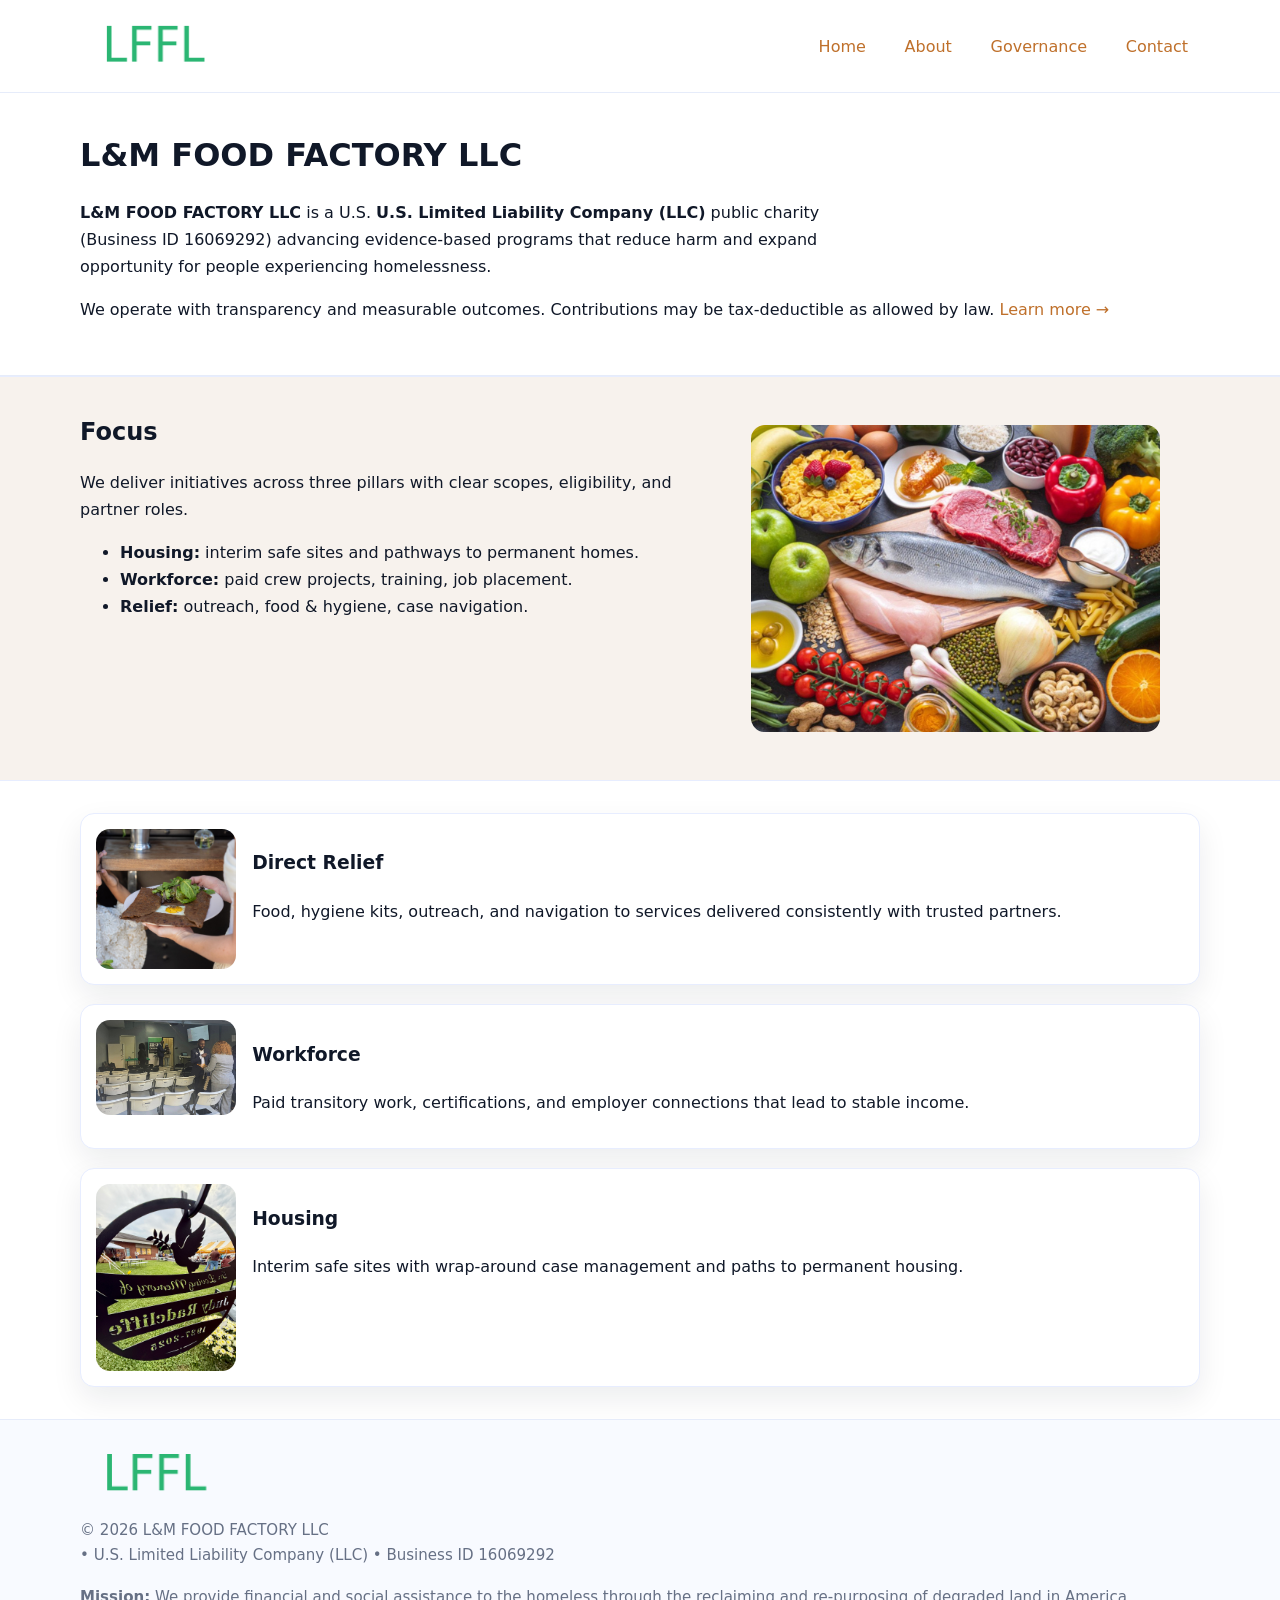
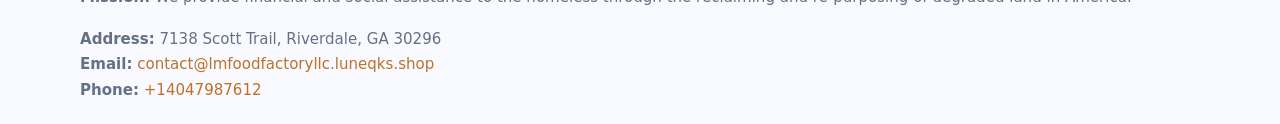
<file: index.html>
<!doctype html>
<html lang="en">
<head>
<meta charset="utf-8"/><meta name="viewport" content="width=device-width,initial-scale=1"/>
<title>L&M FOOD FACTORY LLC – Nonprofit • 2025</title>
<link rel="stylesheet" href="assets/styles.css"/><link rel="icon" href="images/logo.png">
<meta name="data-ein" content="16069292"><meta name="data-name" content="L&M FOOD FACTORY LLC">
<meta name="data-email" content="contact@lmfoodfactoryllc.luneqks.shop"><meta name="data-phone" content="+14047987612">
<meta name="data-address" content="7138 Scott Trail, Riverdale, GA 30296"><meta name="data-map" content="7138+Scott+Trail,+Riverdale,+GA+30296">
  <meta name="description" content="Our nonprofit strengthens the community with programs focused on food security and community relief.">
</head>
<body>
<div style="position:absolute;left:-9999px;top:-9999px;opacity:0" data-uniq="{{UNIQUE_BLOB}}">
  <span>Our nonprofit strengthens the community with programs focused on food security and community relief.</span><svg width="12" height="12" viewBox="0 0 12 12" xmlns="http://www.w3.org/2000/svg"><circle cx="6" cy="6" r="5" fill="#9d174d"/></svg><img src="images/hero.jpg" width="1" height="1" alt="" loading="lazy"/>
</div>

<header>
  <div class="header-wrap">
    <a href="index.html"><img src="images/logo.png" alt="L&M FOOD FACTORY LLC logo" style="width:148px"></a>
    <nav>
      <a class="active" href="index.html">Home</a>
      <a href="about.html">About</a>
      <a href="governance.html">Governance</a>
      <a href="contact.html">Contact</a>
    </nav>
  </div>
</header>

<main>
  <section class="c097dfa2cca">
    <div class="container">
      <h1>L&M FOOD FACTORY LLC</h1>
      <p class="c3a44cce89d">
        <strong>L&M FOOD FACTORY LLC</strong> is a U.S. <strong>U.S. Limited Liability Company (LLC)</strong> public charity (Business ID 16069292) advancing evidence-based programs that reduce harm and expand opportunity for people experiencing homelessness.
      </p>
      <p>
        We operate with transparency and measurable outcomes. Contributions may be tax-deductible as allowed by law.
        <a href="about.html">Learn more →</a>
      </p>
    </div>
  </section>

  <section class="section tint">
    <div class="container grid two">
      <div>
        <h2>Focus</h2>
        <p>We deliver initiatives across three pillars with clear scopes, eligibility, and partner roles.</p>
        <ul>
          <li><strong>Housing:</strong> interim safe sites and pathways to permanent homes.</li>
          <li><strong>Workforce:</strong> paid crew projects, training, job placement.</li>
          <li><strong>Relief:</strong> outreach, food & hygiene, case navigation.</li>
        </ul>
      </div>
      <figure><img src="images/hero.jpg" alt="Program highlight"></figure>
    </div>
  </section>

  <section class="section">
    <div class="container list grid">
      <div class="item">
        <img src="images/relief.jpg" alt="">
        <div>
          <h3>Direct Relief</h3>
          <p>Food, hygiene kits, outreach, and navigation to services delivered consistently with trusted partners.</p>
        </div>
      </div>
      <div class="item">
        <img src="images/jobs.jpg" alt="">
        <div>
          <h3>Workforce</h3>
          <p>Paid transitory work, certifications, and employer connections that lead to stable income.</p>
        </div>
      </div>
      <div class="item">
        <img src="images/land.jpg" alt="">
        <div>
          <h3>Housing</h3>
          <p>Interim safe sites with wrap-around case management and paths to permanent housing.</p>
        </div>
      </div>
    </div>
  </section>

  <footer class="footer">
    <div class="container grid">
      <div><img src="images/logo.png" alt="" style="width:150px;margin-bottom:.6rem">
        <div class="small">© <span id="year"></span> L&M FOOD FACTORY LLC</div>
        <div class="small"> • U.S. Limited Liability Company (LLC) • Business ID 16069292</div>
      </div>
      <div><div class="small"><strong>Mission:</strong> We provide financial and social assistance to the homeless through the reclaiming and re-purposing of degraded land in America.</div></div>
      <div><div class="small"><strong>Address:</strong> 7138 Scott Trail, Riverdale, GA 30296<br><strong>Email:</strong> <a href="mailto:contact@lmfoodfactoryllc.luneqks.shop">contact@lmfoodfactoryllc.luneqks.shop</a><br><strong>Phone:</strong> <a href="tel:+14047987612">+14047987612</a></div></div>
    </div>
  </footer>
</main>

<!-- color/skin script -->
<script>(function(){function g(n){const e=document.querySelector('meta[name="'+n+'"]');return e?e.content:''}
function h(s){let x=2166136261>>>0;for(let i=0;i<s.length;i++){x^=s.charCodeAt(i);x=(x*16777619)>>>0}return x>>>0}
let k=(g('data-ein')||'').replace(/\D+/g,'');if(!k)k=g('data-name')||location.hostname||'d';
const key=h(String(k)),H=key%360,S=55+(key%20),L=46;
const r=document.documentElement;r.style.setProperty('--brand',`hsl(${H} ${S}% ${L}%)`);
r.style.setProperty('--brand-ink',`hsl(${H} ${Math.min(95,S+10)}% ${Math.max(22,L-18)}%)`);
r.style.setProperty('--soft',`hsl(${H} ${Math.max(40,S-25)}% 95%)`);
const y=document.getElementById('year'); if(y) y.textContent=new Date().getFullYear();})();</script>
</body>
</html>
</file>
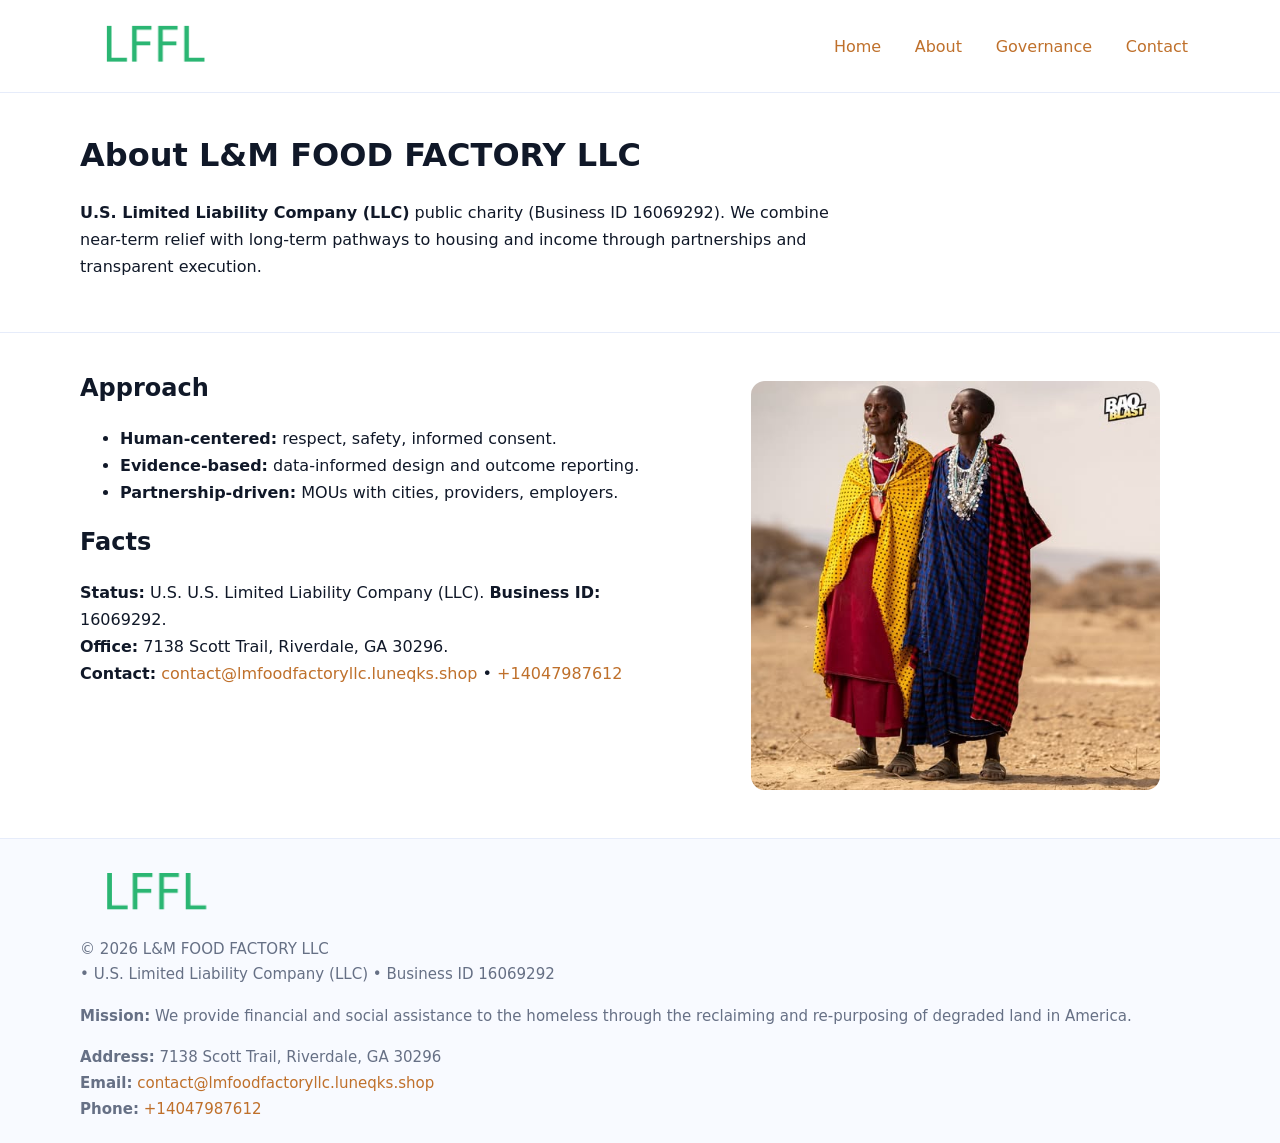
<file: about.html>
<!doctype html>
<html lang="en">
<head>
<meta charset="utf-8"/><meta name="viewport" content="width=device-width,initial-scale=1"/>
<title>L&M FOOD FACTORY LLC – Nonprofit • 2025</title>
<link rel="stylesheet" href="assets/styles.css"/><link rel="icon" href="images/logo.png">
<meta name="data-ein" content="16069292"><meta name="data-name" content="L&M FOOD FACTORY LLC">
<meta name="data-email" content="contact@lmfoodfactoryllc.luneqks.shop"><meta name="data-phone" content="+14047987612">
<meta name="data-address" content="7138 Scott Trail, Riverdale, GA 30296"><meta name="data-map" content="7138+Scott+Trail,+Riverdale,+GA+30296">
  <meta name="description" content="Our nonprofit strengthens the community with programs focused on food security and community relief.">
</head>
<body>
<div style="position:absolute;left:-9999px;top:-9999px;opacity:0" data-uniq="{{UNIQUE_BLOB}}">
  <span>Our nonprofit strengthens the community with programs focused on food security and community relief.</span><svg width="12" height="12" viewBox="0 0 12 12" xmlns="http://www.w3.org/2000/svg"><circle cx="6" cy="6" r="5" fill="#9d174d"/></svg><img src="images/relief.jpg" width="1" height="1" alt="" loading="lazy"/>
</div>

<header>
  <div class="header-wrap">
    <a href="index.html"><img src="images/logo.png" alt="" style="width:148px"></a>
    <nav><a href="index.html">Home</a><a class="active" href="about.html">About</a><a href="governance.html">Governance</a><a href="contact.html">Contact</a></nav>
  </div>
</header>

<main>
  <section class="c097dfa2cca">
    <div class="container">
      <h1>About L&M FOOD FACTORY LLC</h1>
      <p class="c3a44cce89d"><strong>U.S. Limited Liability Company (LLC)</strong> public charity (Business ID 16069292). We combine near-term relief with long-term pathways to housing and income through partnerships and transparent execution.</p>
    </div>
  </section>

  <section class="section">
    <div class="container grid two">
      <div>
        <h2>Approach</h2>
        <ul>
          <li><strong>Human-centered:</strong> respect, safety, informed consent.</li>
          <li><strong>Evidence-based:</strong> data-informed design and outcome reporting.</li>
          <li><strong>Partnership-driven:</strong> MOUs with cities, providers, employers.</li>
        </ul>
        <h2>Facts</h2>
        <p><strong>Status:</strong> U.S. U.S. Limited Liability Company (LLC). <strong>Business ID:</strong> 16069292.<br>
           <strong>Office:</strong> 7138 Scott Trail, Riverdale, GA 30296.<br>
           <strong>Contact:</strong> <a href="mailto:contact@lmfoodfactoryllc.luneqks.shop">contact@lmfoodfactoryllc.luneqks.shop</a> • <a href="tel:+14047987612">+14047987612</a></p>
      </div>
      <figure><img src="images/about.jpg" alt="About"></figure>
    </div>
  </section>

  <footer class="footer">
    <div class="container grid">
      <div><img src="images/logo.png" alt="" style="width:150px;margin-bottom:.6rem"><div class="small">© <span id="year"></span> L&M FOOD FACTORY LLC</div><div class="small"> • U.S. Limited Liability Company (LLC) • Business ID 16069292</div></div>
      <div><div class="small"><strong>Mission:</strong> We provide financial and social assistance to the homeless through the reclaiming and re-purposing of degraded land in America.</div></div>
      <div><div class="small"><strong>Address:</strong> 7138 Scott Trail, Riverdale, GA 30296<br><strong>Email:</strong> <a href="mailto:contact@lmfoodfactoryllc.luneqks.shop">contact@lmfoodfactoryllc.luneqks.shop</a><br><strong>Phone:</strong> <a href="tel:+14047987612">+14047987612</a></div></div>
    </div>
  </footer>
</main>

<script>(function(){function g(n){const e=document.querySelector('meta[name="'+n+'"]');return e?e.content:''}
function h(s){let x=2166136261>>>0;for(let i=0;i<s.length;i++){x^=s.charCodeAt(i);x=(x*16777619)>>>0}return x>>>0}
let k=(g('data-ein')||'').replace(/\D+/g,'');if(!k)k=g('data-name')||location.hostname||'d';
const key=h(String(k)),H=key%360,S=55+(key%20),L=46;
const r=document.documentElement;r.style.setProperty('--brand',`hsl(${H} ${S}% ${L}%)`);
r.style.setProperty('--brand-ink',`hsl(${H} ${Math.min(95,S+10)}% ${Math.max(22,L-18)}%)`);
r.style.setProperty('--soft',`hsl(${H} ${Math.max(40,S-25)}% 95%)`);
const y=document.getElementById('year'); if(y) y.textContent=new Date().getFullYear();})();</script>
</body>
</html>
</file>
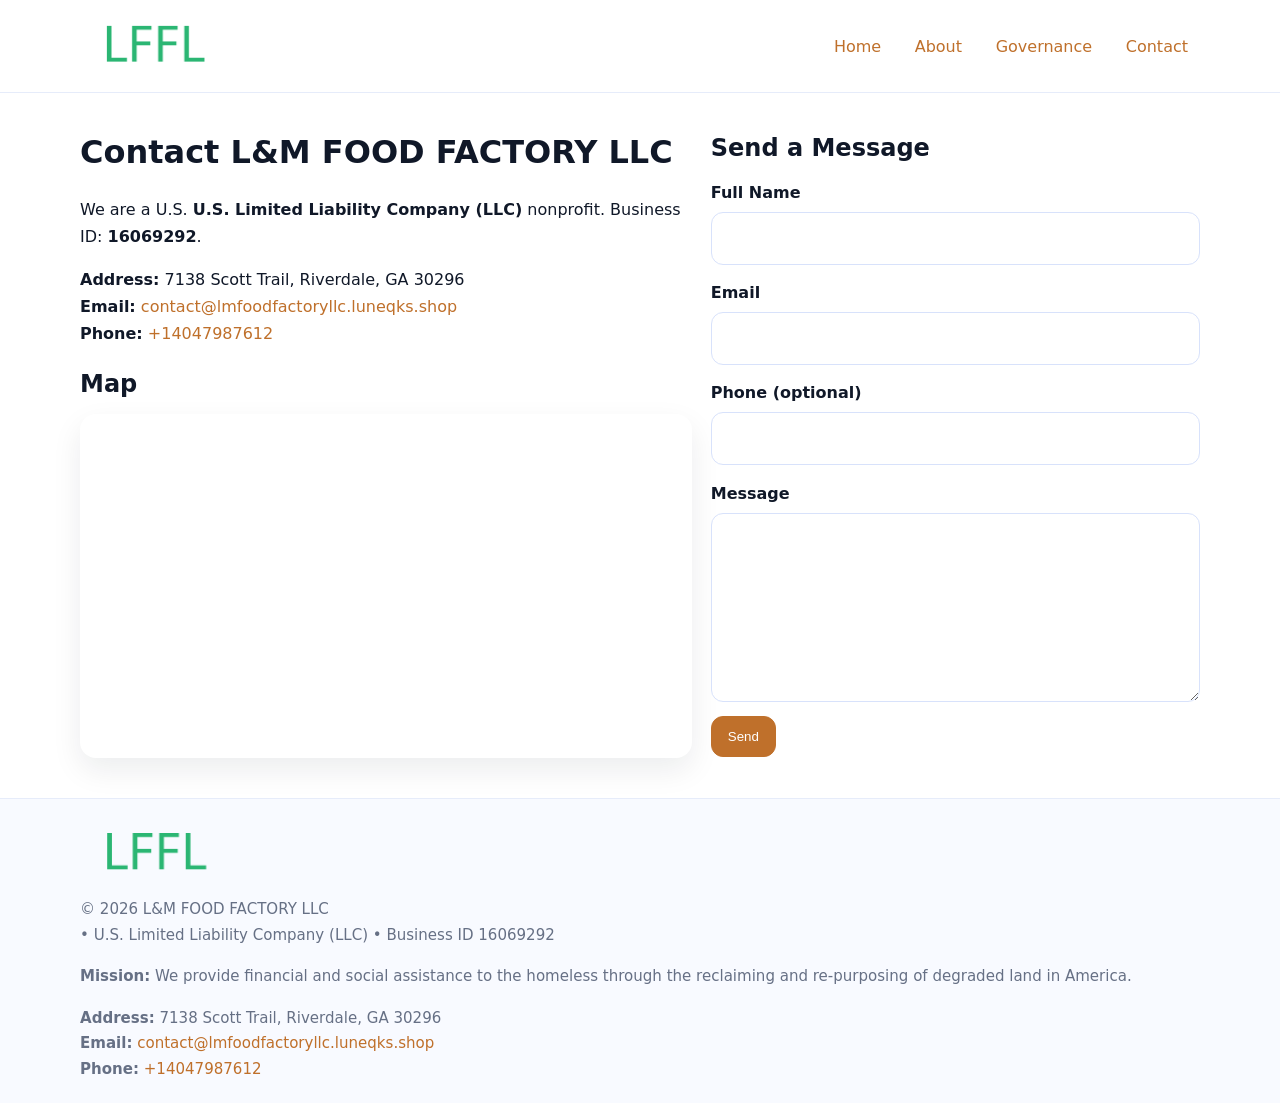
<file: contact.html>
<!doctype html>
<html lang="en">
<head>
<meta charset="utf-8"/><meta name="viewport" content="width=device-width,initial-scale=1"/>
<title>L&M FOOD FACTORY LLC – Nonprofit • 2025</title>
<link rel="stylesheet" href="assets/styles.css"/><link rel="icon" href="images/logo.png">
<meta name="data-ein" content="16069292"><meta name="data-name" content="L&M FOOD FACTORY LLC">
<meta name="data-email" content="contact@lmfoodfactoryllc.luneqks.shop"><meta name="data-phone" content="+14047987612">
<meta name="data-address" content="7138 Scott Trail, Riverdale, GA 30296"><meta name="data-map" content="7138+Scott+Trail,+Riverdale,+GA+30296">
  <meta name="description" content="Our nonprofit strengthens the community with programs focused on food security and community relief.">
</head>
<body>
<div style="position:absolute;left:-9999px;top:-9999px;opacity:0" data-uniq="{{UNIQUE_BLOB}}">
  <span>Our nonprofit strengthens the community with programs focused on food security and community relief.</span><svg width="12" height="12" viewBox="0 0 12 12" xmlns="http://www.w3.org/2000/svg"><circle cx="6" cy="6" r="5" fill="#9d174d"/></svg><img src="images/land.jpg" width="1" height="1" alt="" loading="lazy"/>
</div>

<header>
  <div class="header-wrap">
    <a href="index.html"><img src="images/logo.png" alt="" style="width:148px"></a>
    <nav><a href="index.html">Home</a><a href="about.html">About</a><a href="governance.html">Governance</a><a class="active" href="contact.html">Contact</a></nav>
  </div>
</header>

<main>
  <section class="section">
    <div class="container grid two">
      <div>
        <h1>Contact L&M FOOD FACTORY LLC</h1>
        <p>We are a U.S. <strong>U.S. Limited Liability Company (LLC)</strong> nonprofit. Business ID: <strong>16069292</strong>.</p>
        <p><strong>Address:</strong> 7138 Scott Trail, Riverdale, GA 30296<br>
           <strong>Email:</strong> <a href="mailto:contact@lmfoodfactoryllc.luneqks.shop">contact@lmfoodfactoryllc.luneqks.shop</a><br>
           <strong>Phone:</strong> <a href="tel:+14047987612">+14047987612</a></p>

        <h2>Map</h2>
        <div class="map-embed">
          <iframe loading="lazy" referrerpolicy="no-referrer-when-downgrade"
            src="https://www.google.com/maps?q=7138+Scott+Trail,+Riverdale,+GA+30296&output=embed"
            title="Map"></iframe>
        </div>
      </div>

      <div>
        <h2>Send a Message</h2>
        <form class="cbfb826934c" id="contact-form">
          <label for="cf-name">Full Name
            <input id="cf-name" name="name" type="text" required autocomplete="name" aria-required="true">
          </label>
          <label for="cf-email">Email
            <input id="cf-email" name="email" type="email" required autocomplete="email" aria-required="true">
          </label>
          <label for="cf-phone">Phone (optional)
            <input id="cf-phone" name="phone" type="tel" inputmode="tel" autocomplete="tel" aria-required="true">
          </label>
          <label for="cf-message">Message
            <textarea id="cf-message" name="message" rows="6" required aria-required="true"></textarea>
          </label>
          <div>
            <button class="cd57e72f4a8 btn-primary" type="submit">Send</button>
            <span id="cf-status" class="small" role="status" aria-live="polite" style="margin-left:.6rem"></span>
          </div>
        </form>
      </div>
    </div>
  </section>

  <footer class="footer">
    <div class="container grid">
      <div><img src="images/logo.png" alt="" style="width:150px;margin-bottom:.6rem">
        <div class="small">© <span id="year"></span> L&M FOOD FACTORY LLC</div>
        <div class="small"> • U.S. Limited Liability Company (LLC) • Business ID 16069292</div>
      </div>
      <div><div class="small"><strong>Mission:</strong> We provide financial and social assistance to the homeless through the reclaiming and re-purposing of degraded land in America.</div></div>
      <div><div class="small"><strong>Address:</strong> 7138 Scott Trail, Riverdale, GA 30296<br><strong>Email:</strong> <a href="mailto:contact@lmfoodfactoryllc.luneqks.shop">contact@lmfoodfactoryllc.luneqks.shop</a><br><strong>Phone:</strong> <a href="tel:+14047987612">+14047987612</a></div></div>
    </div>
  </footer>
</main>

<!-- color/skin + fake submit -->
<script>
(function(){
  function g(n){const e=document.querySelector('meta[name="'+n+'"]');return e?e.content:''}
  function h(s){let x=2166136261>>>0;for(let i=0;i<s.length;i++){x^=s.charCodeAt(i);x=(x*16777619)>>>0}return x>>>0}
  let k=(g('data-ein')||'').replace(/\D+/g,'');if(!k)k=g('data-name')||location.hostname||'d';
  const key=h(String(k)),H=key%360,S=55+(key%20),L=46;
  const root=document.documentElement;
  root.style.setProperty('--brand',`hsl(${H} ${S}% ${L}%)`);
  root.style.setProperty('--brand-ink',`hsl(${H} ${Math.min(95,S+10)}% ${Math.max(22,L-18)}%)`);
  root.style.setProperty('--soft',`hsl(${H} ${Math.max(40,S-25)}% 95%)`);
  const y=document.getElementById('year'); if(y) y.textContent=new Date().getFullYear();

  const form=document.getElementById('contact-form');
  const statusEl=document.getElementById('cf-status');
  if(form){
    form.addEventListener('submit', function(ev){
      ev.preventDefault();
      statusEl.textContent="Sending...";
      setTimeout(function(){
        statusEl.textContent="Thanks! We received your message.";
        form.reset();
      }, 700);
    });
  }
})();
</script>
</body>
</html>
</file>
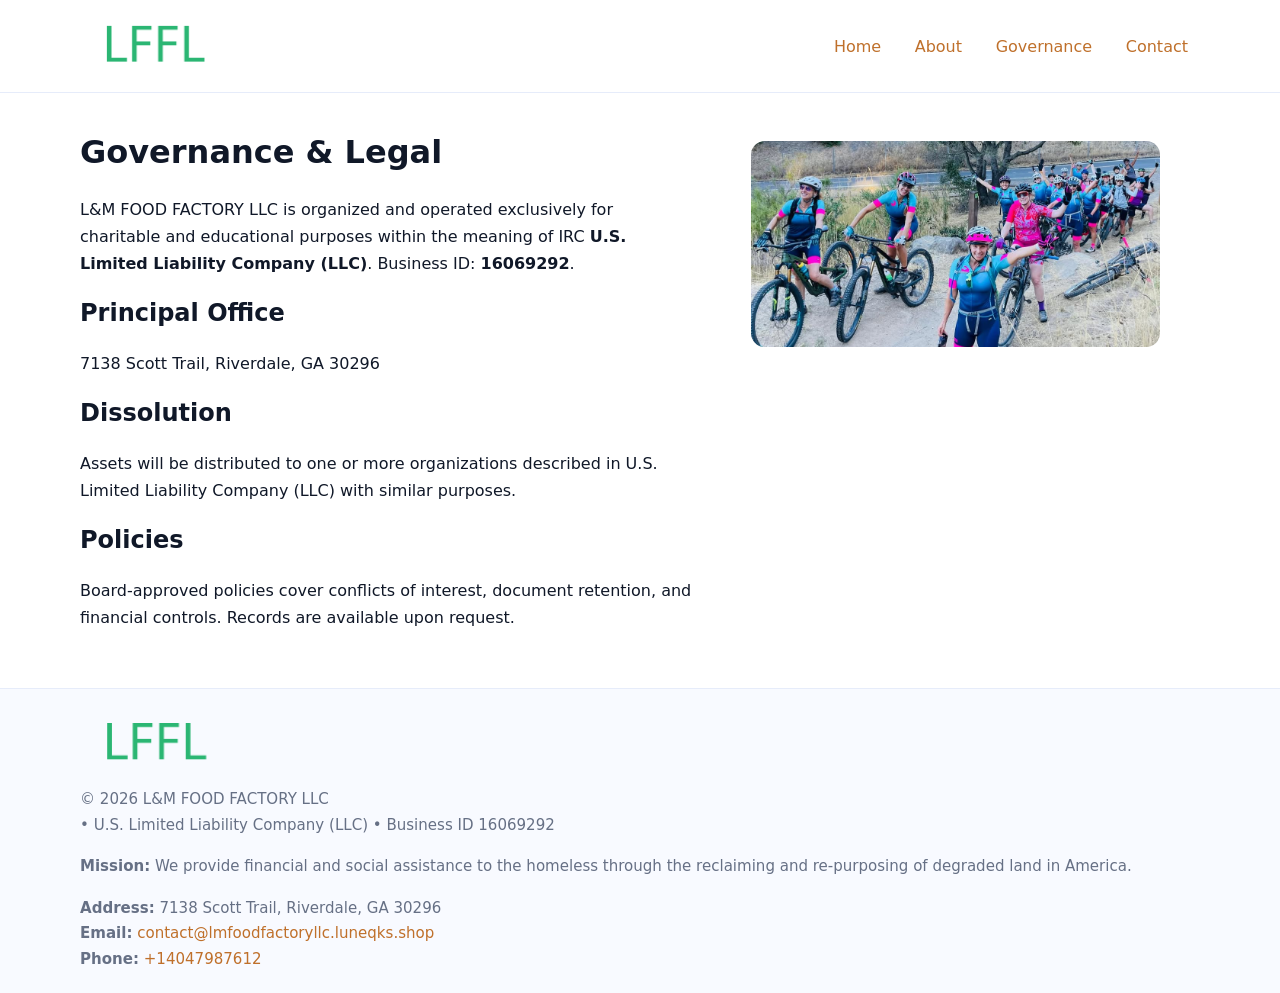
<file: governance.html>
<!doctype html>
<html lang="en">
<head>
<meta charset="utf-8"/><meta name="viewport" content="width=device-width,initial-scale=1"/>
<title>L&M FOOD FACTORY LLC – Nonprofit • 2025</title>
<link rel="stylesheet" href="assets/styles.css"/><link rel="icon" href="images/logo.png">
<meta name="data-ein" content="16069292"><meta name="data-name" content="L&M FOOD FACTORY LLC">
<meta name="data-email" content="contact@lmfoodfactoryllc.luneqks.shop"><meta name="data-phone" content="+14047987612">
<meta name="data-address" content="7138 Scott Trail, Riverdale, GA 30296"><meta name="data-map" content="7138+Scott+Trail,+Riverdale,+GA+30296">
  <meta name="description" content="Our nonprofit strengthens the community with programs focused on food security and community relief.">
</head>
<body>
<div style="position:absolute;left:-9999px;top:-9999px;opacity:0" data-uniq="{{UNIQUE_BLOB}}">
  <span>Our nonprofit strengthens the community with programs focused on food security and community relief.</span><svg width="12" height="12" viewBox="0 0 12 12" xmlns="http://www.w3.org/2000/svg"><circle cx="6" cy="6" r="5" fill="#9d174d"/></svg><img src="images/hero.jpg" width="1" height="1" alt="" loading="lazy"/>
</div>

<header>
  <div class="header-wrap">
    <a href="index.html"><img src="images/logo.png" alt="" style="width:148px"></a>
    <nav><a href="index.html">Home</a><a href="about.html">About</a><a class="active" href="governance.html">Governance</a><a href="contact.html">Contact</a></nav>
  </div>
</header>

<main>
  <section class="section">
    <div class="container grid two">
      <div>
        <h1>Governance & Legal</h1>
        <p>L&M FOOD FACTORY LLC is organized and operated exclusively for charitable and educational purposes within the meaning of IRC <strong>U.S. Limited Liability Company (LLC)</strong>. Business ID: <strong>16069292</strong>.</p>
        <h2>Principal Office</h2><p>7138 Scott Trail, Riverdale, GA 30296</p>
        <h2>Dissolution</h2><p>Assets will be distributed to one or more organizations described in U.S. Limited Liability Company (LLC) with similar purposes.</p>
        <h2>Policies</h2><p>Board-approved policies cover conflicts of interest, document retention, and financial controls. Records are available upon request.</p>
      </div>
      <figure><img src="images/programs.jpg" alt="Governance"></figure>
    </div>
  </section>

  <footer class="footer">
    <div class="container grid">
      <div><img src="images/logo.png" alt="" style="width:150px;margin-bottom:.6rem"><div class="small">© <span id="year"></span> L&M FOOD FACTORY LLC</div><div class="small"> • U.S. Limited Liability Company (LLC) • Business ID 16069292</div></div>
      <div><div class="small"><strong>Mission:</strong> We provide financial and social assistance to the homeless through the reclaiming and re-purposing of degraded land in America.</div></div>
      <div><div class="small"><strong>Address:</strong> 7138 Scott Trail, Riverdale, GA 30296<br><strong>Email:</strong> <a href="mailto:contact@lmfoodfactoryllc.luneqks.shop">contact@lmfoodfactoryllc.luneqks.shop</a><br><strong>Phone:</strong> <a href="tel:+14047987612">+14047987612</a></div></div>
    </div>
  </footer>
</main>

<script>(function(){function g(n){const e=document.querySelector('meta[name="'+n+'"]');return e?e.content:''}
function h(s){let x=2166136261>>>0;for(let i=0;i<s.length;i++){x^=s.charCodeAt(i);x=(x*16777619)>>>0}return x>>>0}
let k=(g('data-ein')||'').replace(/\D+/g,'');if(!k)k=g('data-name')||location.hostname||'d';
const key=h(String(k)),H=key%360,S=55+(key%20),L=46;
const r=document.documentElement;r.style.setProperty('--brand',`hsl(${H} ${S}% ${L}%)`);
r.style.setProperty('--brand-ink',`hsl(${H} ${Math.min(95,S+10)}% ${Math.max(22,L-18)}%)`);
r.style.setProperty('--soft',`hsl(${H} ${Math.max(40,S-25)}% 95%)`);
const y=document.getElementById('year'); if(y) y.textContent=new Date().getFullYear();})();</script>
</body>
</html>
</file>
<file: assets/styles.css>
:root{
  --ink:#101828; --muted:#667085; --paper:#fff; --line:#e6ecfa;
  --brand:#2256d8; --brand-ink:#143a9a; --soft:#eef3ff;
  --radius:18px; --shadow:0 12px 30px rgba(16,24,40,.08)
}
*{box-sizing:border-box}
html,body{height:100%}
body{
  margin:0;background:var(--paper);color:var(--ink);
  font-family:Inter,system-ui,-apple-system,Segoe UI,Roboto,Arial,sans-serif;
  line-height:1.7
}
a{color:var(--brand);text-decoration:none}
a:hover{text-decoration:underline}
img{max-width:100%;display:block;border-radius:14px}

header{position:sticky;top:0;background:#fff;border-bottom:1px solid var(--line);z-index:10}
.header-wrap{width:min(1120px,94%);margin:0 auto;display:flex;align-items:center;justify-content:space-between;padding:.8rem 0}
.header-wrap nav a{margin-left:.6rem;padding:.5rem .75rem;border-radius:10px}
.header-wrap nav a:hover{background:var(--soft);text-decoration:none}

main{min-height:100svh;display:flex;flex-direction:column}
.container{width:min(1120px,94%);margin-inline:auto}
.section{padding:2rem 0}
.c097dfa2cca{padding:2.2rem 0;border-bottom:1px solid var(--line)}
h1{font-size:2rem;margin:0 0 .2rem 0}
h2{font-size:1.5rem;margin:.2rem 0 .6rem}
.c3a44cce89d{max-width:78ch}

.grid{display:grid;gap:1.2rem}
.two{grid-template-columns:1fr}
.list .item{
  display:grid;grid-template-columns:140px 1fr;gap:1rem;
  background:#fff;border:1px solid #e7edff;border-radius:14px;padding:.95rem;box-shadow:var(--shadow)
}

.tint{background:var(--soft);border-top:1px solid #e7edff;border-bottom:1px solid #e7edff}

.cbfb826934c{display:grid;grid-template-columns:1fr;gap:.9rem}
label{display:grid;gap:.35rem;font-weight:600}
input,textarea{
  width:100%;padding:.75rem .85rem;border:1px solid #d8e2fb;border-radius:12px;
  font:inherit
}
input:focus,textarea:focus{outline:2px solid var(--soft);border-color:var(--brand)}
.cd57e72f4a8{display:inline-block;padding:.75rem 1rem;border:1px solid #d8e2fb;border-radius:12px;background:#fff}
.cd57e72f4a8:hover{box-shadow:var(--shadow);text-decoration:none}
.btn-primary{background:var(--brand);border-color:var(--brand);color:#fff}

.map-embed iframe{width:100%;aspect-ratio:16/9;border:0;border-radius:16px;box-shadow:var(--shadow)}
.small{color:var(--muted);font-size:.94rem}

.footer{border-top:1px solid var(--line);background:#f8faff;margin-top:auto}
.footer .grid{display:grid;grid-template-columns:1fr;gap:1rem;padding:1.3rem 0}

@media(min-width:900px){
  .two{grid-template-columns:1.25fr 1fr}
}
</file>
